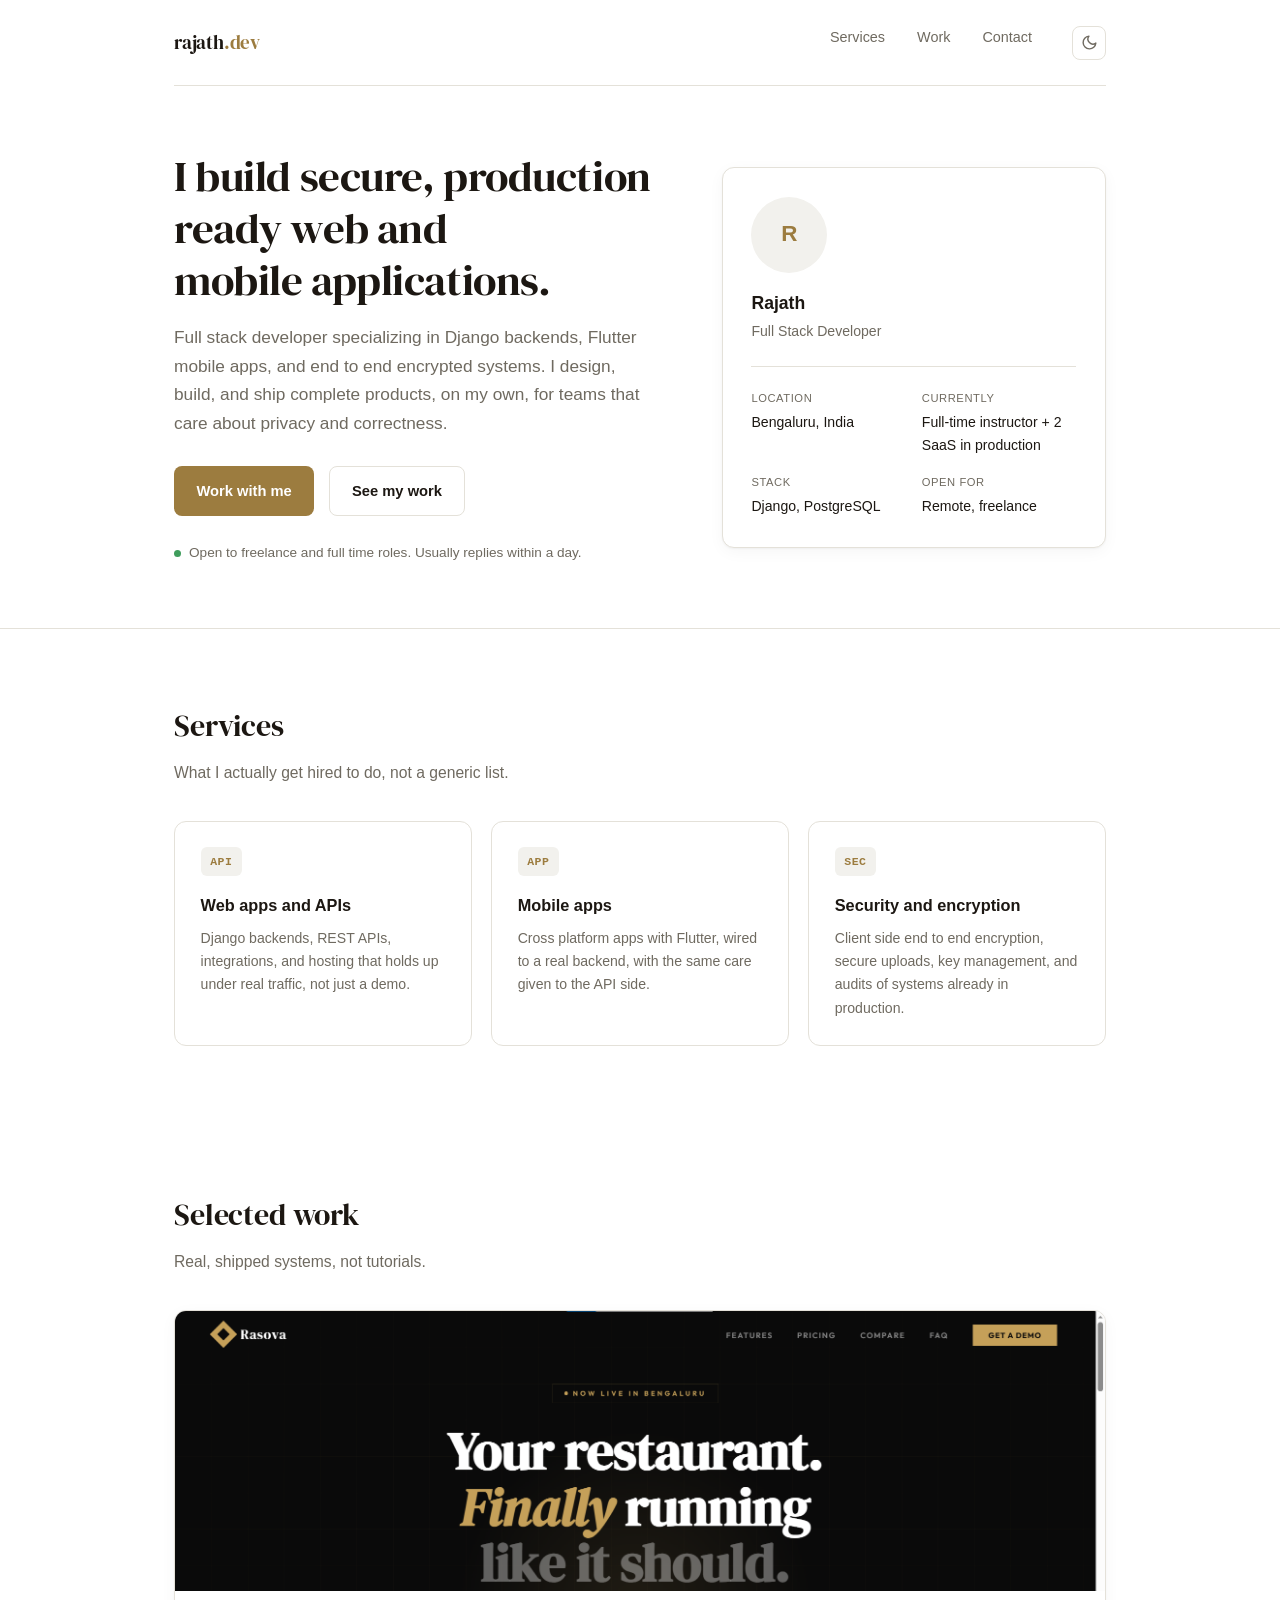
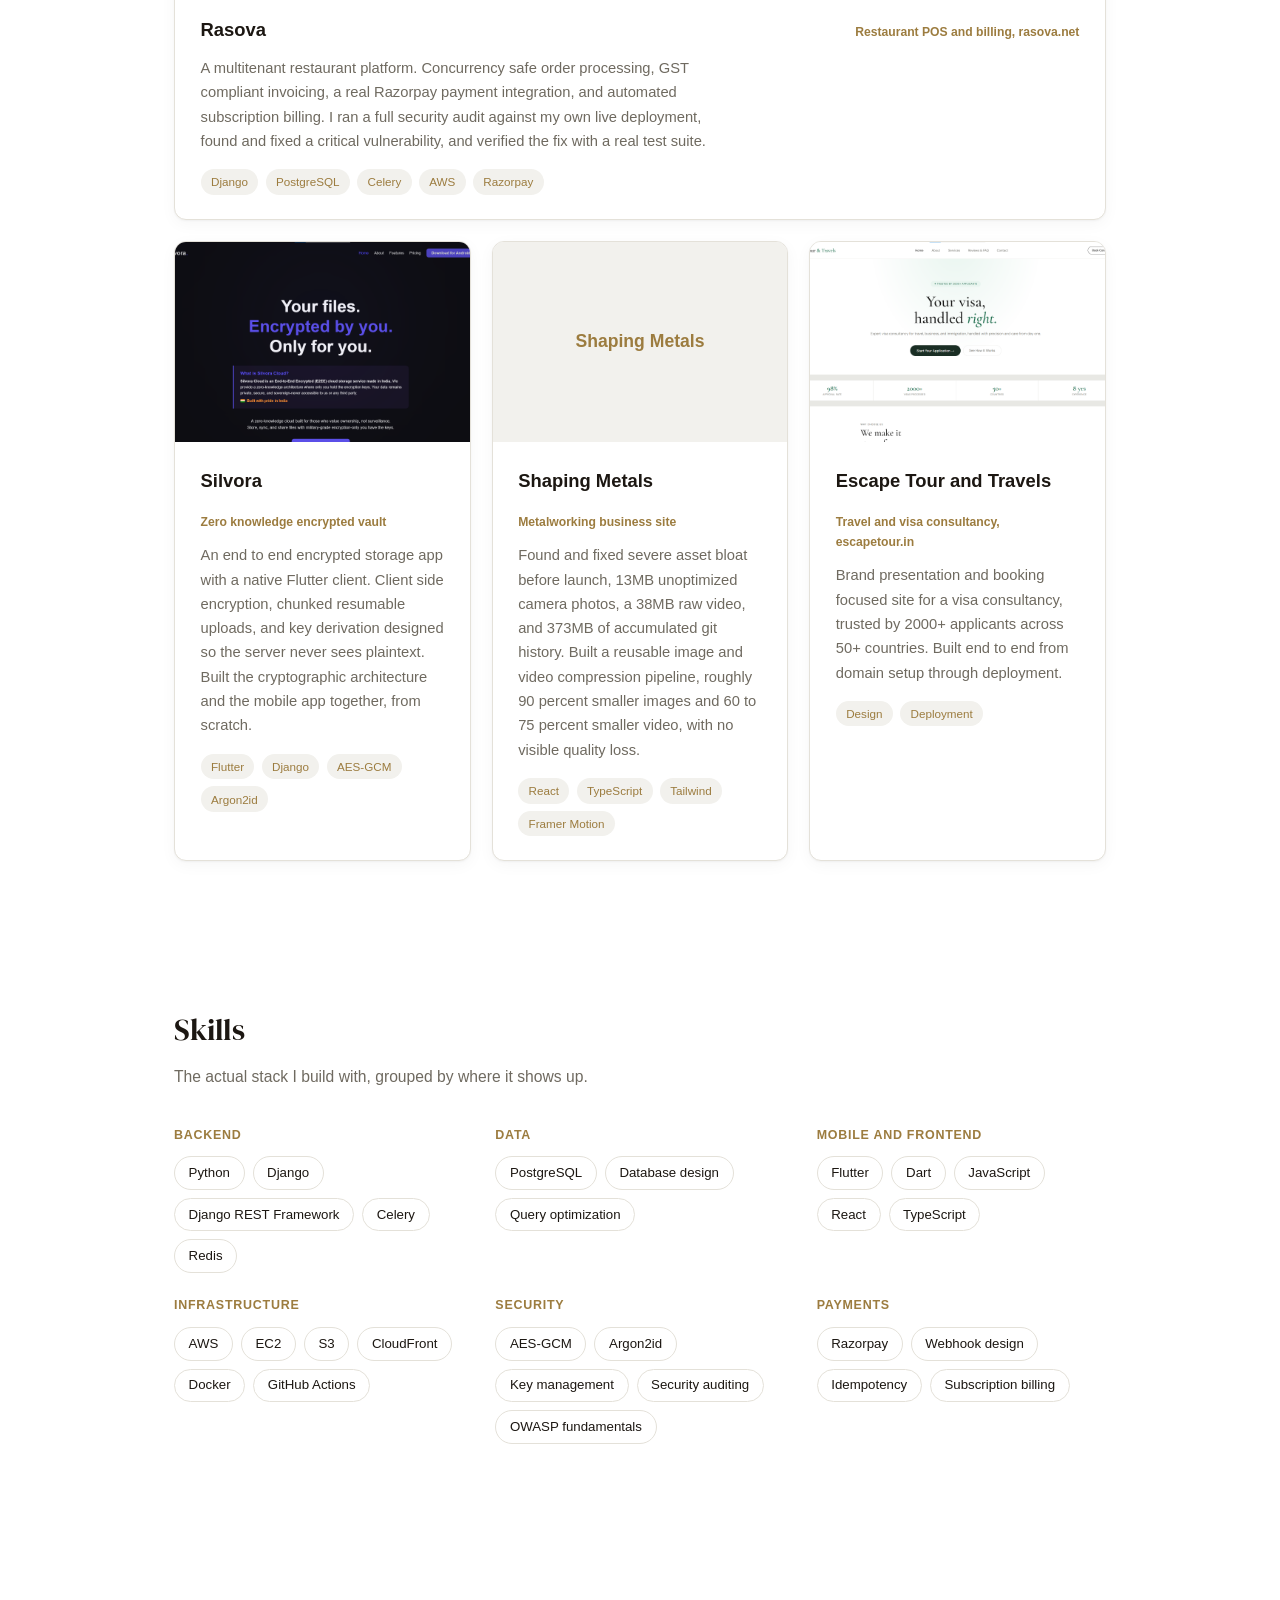
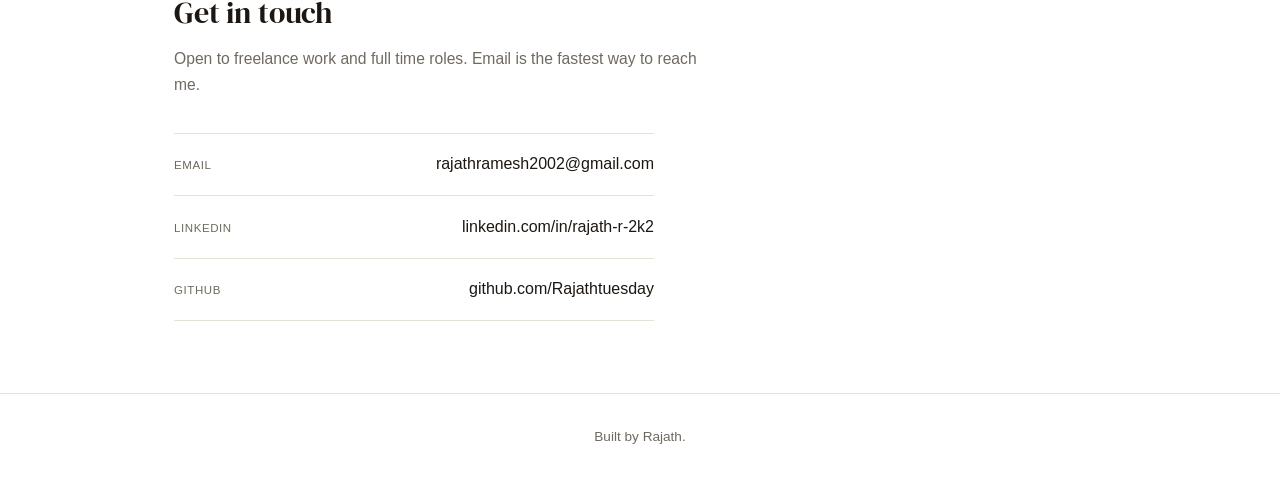
<file: index.html>
<!doctype html>
<html lang="en">
<head>
<meta charset="utf-8">
<meta name="viewport" content="width=device-width, initial-scale=1">
<title>Rajath, Full Stack Developer</title>
<meta name="description" content="Rajath, full stack developer specializing in Django backends, Flutter mobile apps, and end to end encrypted systems.">
<meta property="og:title" content="Rajath, Full Stack Developer">
<meta property="og:description" content="Full stack developer specializing in Django backends, Flutter mobile apps, and end to end encrypted systems.">
<meta property="og:type" content="website">
<link rel="icon" href="data:image/svg+xml,%3Csvg xmlns='http://www.w3.org/2000/svg' viewBox='0 0 100 100'%3E%3Crect width='100' height='100' rx='24' fill='%231c1712'/%3E%3Ctext x='50' y='69' font-size='52' font-family='Georgia,serif' font-weight='700' fill='%23c5a059' text-anchor='middle'%3ER%3C/text%3E%3C/svg%3E">
<link rel="preconnect" href="https://fonts.googleapis.com">
<link rel="preconnect" href="https://fonts.gstatic.com" crossorigin>
<link href="https://fonts.googleapis.com/css2?family=DM+Serif+Display:ital@0;1&display=swap" rel="stylesheet">
<link rel="stylesheet" href="style.css">
<script>
// Runs before paint so there's no flash of the wrong theme. Explicit
// choice wins, otherwise fall back to the OS preference.
(function () {
  var saved = localStorage.getItem("theme");
  var theme = saved || (window.matchMedia("(prefers-color-scheme: dark)").matches ? "dark" : "light");
  document.documentElement.setAttribute("data-theme", theme);
})();
</script>
</head>
<body>

<div class="wrap">
  <header class="top">
    <div class="row">
      <a href="#" class="brand">rajath<span>.dev</span></a>
      <nav class="links">
        <a href="#services">Services</a>
        <a href="#work">Work</a>
        <a href="#contact">Contact</a>
        <button class="theme-toggle" id="themeToggle" type="button" aria-label="Switch between light and dark theme">
          <svg class="icon-sun" viewBox="0 0 24 24" width="17" height="17" fill="none" stroke="currentColor" stroke-width="2" stroke-linecap="round" stroke-linejoin="round"><circle cx="12" cy="12" r="4"/><path d="M12 2v2M12 20v2M4.93 4.93l1.41 1.41M17.66 17.66l1.41 1.41M2 12h2M20 12h2M4.93 19.07l1.41-1.41M17.66 6.34l1.41-1.41"/></svg>
          <svg class="icon-moon" viewBox="0 0 24 24" width="17" height="17" fill="none" stroke="currentColor" stroke-width="2" stroke-linecap="round" stroke-linejoin="round"><path d="M21 12.79A9 9 0 1 1 11.21 3 7 7 0 0 0 21 12.79z"/></svg>
        </button>
      </nav>
    </div>
  </header>
</div>

<section class="hero">
  <div class="wrap hero-grid">
    <div>
      <h1>I build secure, production ready web and mobile applications.</h1>
      <p class="sub">Full stack developer specializing in Django backends, Flutter mobile apps, and end to end encrypted systems. I design, build, and ship complete products, on my own, for teams that care about privacy and correctness.</p>
      <div class="cta-row">
        <a href="#contact" class="btn primary">Work with me</a>
        <a href="#work" class="btn ghost">See my work</a>
      </div>
      <div class="availability"><span class="dot"></span>Open to freelance and full time roles. Usually replies within a day.</div>
    </div>

    <div class="profile-card">
      <div class="avatar">R</div>
      <div class="pname">Rajath</div>
      <div class="prole">Full Stack Developer</div>
      <div class="profile-facts">
        <div><div class="f-lbl">Location</div><div class="f-val">Bengaluru, India</div></div>
        <div><div class="f-lbl">Currently</div><div class="f-val">Full-time instructor + 2 SaaS in production</div></div>
        <div><div class="f-lbl">Stack</div><div class="f-val">Django, PostgreSQL</div></div>
        <div><div class="f-lbl">Open for</div><div class="f-val">Remote, freelance</div></div>
      </div>
    </div>
  </div>
</section>

<section id="services">
  <div class="wrap">
    <h2 class="section-title">Services</h2>
    <p class="section-sub">What I actually get hired to do, not a generic list.</p>
    <div class="services-grid">
      <div class="service">
        <div class="icon">API</div>
        <h3>Web apps and APIs</h3>
        <p>Django backends, REST APIs, integrations, and hosting that holds up under real traffic, not just a demo.</p>
      </div>
      <div class="service">
        <div class="icon">APP</div>
        <h3>Mobile apps</h3>
        <p>Cross platform apps with Flutter, wired to a real backend, with the same care given to the API side.</p>
      </div>
      <div class="service">
        <div class="icon">SEC</div>
        <h3>Security and encryption</h3>
        <p>Client side end to end encryption, secure uploads, key management, and audits of systems already in production.</p>
      </div>
    </div>
  </div>
</section>

<section id="work">
  <div class="wrap">
    <h2 class="section-title">Selected work</h2>
    <p class="section-sub">Real, shipped systems, not tutorials.</p>
    <div class="projects-grid">

      <a class="project-card featured" href="https://rasova.net" target="_blank" rel="noopener">
        <div class="project-thumb"><img src="images/rasova_website_shot.png" alt="Rasova marketing site, Your restaurant, finally running like it should"></div>
        <div class="project-body">
          <div class="p-head"><h3>Rasova</h3><span class="p-tag">Restaurant POS and billing, rasova.net</span></div>
          <p>A multitenant restaurant platform. Concurrency safe order processing, GST compliant invoicing, a real Razorpay payment integration, and automated subscription billing. I ran a full security audit against my own live deployment, found and fixed a critical vulnerability, and verified the fix with a real test suite.</p>
          <div class="stack"><span>Django</span><span>PostgreSQL</span><span>Celery</span><span>AWS</span><span>Razorpay</span></div>
        </div>
      </a>

      <a class="project-card" href="https://play.google.com/store/apps/details?id=cloud.silvora.app" target="_blank" rel="noopener">
        <div class="project-thumb"><img src="images/silvora_website_shot.png" alt="Silvora marketing site, your files, encrypted by you, only for you"></div>
        <div class="project-body">
          <div class="p-head"><h3>Silvora</h3><span class="p-tag">Zero knowledge encrypted vault</span></div>
          <p>An end to end encrypted storage app with a native Flutter client. Client side encryption, chunked resumable uploads, and key derivation designed so the server never sees plaintext. Built the cryptographic architecture and the mobile app together, from scratch.</p>
          <div class="stack"><span>Flutter</span><span>Django</span><span>AES-GCM</span><span>Argon2id</span></div>
        </div>
      </a>

      <a class="project-card" href="https://shaping-metals.kingyourhair.workers.dev" target="_blank" rel="noopener">
        <div class="project-thumb"><span class="thumb-fallback">Shaping Metals</span></div>
        <div class="project-body">
          <div class="p-head"><h3>Shaping Metals</h3><span class="p-tag">Metalworking business site</span></div>
          <p>Found and fixed severe asset bloat before launch, 13MB unoptimized camera photos, a 38MB raw video, and 373MB of accumulated git history. Built a reusable image and video compression pipeline, roughly 90 percent smaller images and 60 to 75 percent smaller video, with no visible quality loss.</p>
          <div class="stack"><span>React</span><span>TypeScript</span><span>Tailwind</span><span>Framer Motion</span></div>
        </div>
      </a>

      <a class="project-card" href="https://escapetour.in" target="_blank" rel="noopener">
        <div class="project-thumb"><img src="images/escape_tour_website_shot.png" alt="Escape Tour and Travels, your visa handled right"></div>
        <div class="project-body">
          <div class="p-head"><h3>Escape Tour and Travels</h3><span class="p-tag">Travel and visa consultancy, escapetour.in</span></div>
          <p>Brand presentation and booking focused site for a visa consultancy, trusted by 2000+ applicants across 50+ countries. Built end to end from domain setup through deployment.</p>
          <div class="stack"><span>Design</span><span>Deployment</span></div>
        </div>
      </a>

    </div>
  </div>
</section>

<section id="skills">
  <div class="wrap">
    <h2 class="section-title">Skills</h2>
    <p class="section-sub">The actual stack I build with, grouped by where it shows up.</p>
    <div class="skills-grid">
      <div class="skill-group">
        <h4>Backend</h4>
        <div class="skills-row"><span>Python</span><span>Django</span><span>Django REST Framework</span><span>Celery</span><span>Redis</span></div>
      </div>
      <div class="skill-group">
        <h4>Data</h4>
        <div class="skills-row"><span>PostgreSQL</span><span>Database design</span><span>Query optimization</span></div>
      </div>
      <div class="skill-group">
        <h4>Mobile and frontend</h4>
        <div class="skills-row"><span>Flutter</span><span>Dart</span><span>JavaScript</span><span>React</span><span>TypeScript</span></div>
      </div>
      <div class="skill-group">
        <h4>Infrastructure</h4>
        <div class="skills-row"><span>AWS</span><span>EC2</span><span>S3</span><span>CloudFront</span><span>Docker</span><span>GitHub Actions</span></div>
      </div>
      <div class="skill-group">
        <h4>Security</h4>
        <div class="skills-row"><span>AES-GCM</span><span>Argon2id</span><span>Key management</span><span>Security auditing</span><span>OWASP fundamentals</span></div>
      </div>
      <div class="skill-group">
        <h4>Payments</h4>
        <div class="skills-row"><span>Razorpay</span><span>Webhook design</span><span>Idempotency</span><span>Subscription billing</span></div>
      </div>
    </div>
  </div>
</section>

<section id="contact">
  <div class="wrap">
    <h2 class="section-title">Get in touch</h2>
    <p class="section-sub">Open to freelance work and full time roles. Email is the fastest way to reach me.</p>
    <div class="contact-links">
      <a class="contact-link" href="mailto:rajathramesh2002@gmail.com"><span class="lbl">Email</span>rajathramesh2002@gmail.com</a>
      <a class="contact-link" href="https://www.linkedin.com/in/rajath-r-2k2" target="_blank" rel="noopener"><span class="lbl">LinkedIn</span>linkedin.com/in/rajath-r-2k2</a>
      <a class="contact-link" href="https://github.com/Rajathtuesday" target="_blank" rel="noopener"><span class="lbl">GitHub</span>github.com/Rajathtuesday</a>
    </div>
  </div>
</section>

<footer class="bottom">Built by Rajath.</footer>

<script>
document.getElementById("themeToggle").addEventListener("click", function () {
  var root = document.documentElement;
  var next = root.getAttribute("data-theme") === "dark" ? "light" : "dark";
  root.setAttribute("data-theme", next);
  localStorage.setItem("theme", next);
});
</script>

</body>
</html>
</file>
<file: style.css>
:root {
  /* Rasova brand, true dark, the default look. */
  --bg: #0a0a0a; --surface: #151310; --text: #f2ede1; --muted: #a89a7e; --border: #2b2620;
  --accent: #c5a059; --accent-soft: #241f16; --accent-2: #d9b876;
  --radius: 12px; --shadow: 0 1px 2px rgba(0, 0, 0, 0.2), 0 4px 16px rgba(0, 0, 0, 0.25);
  --sans: -apple-system, BlinkMacSystemFont, "Segoe UI", Helvetica, Arial, sans-serif;
  --serif: "DM Serif Display", Georgia, serif;
  --mono: ui-monospace, "SFMono-Regular", Consolas, monospace;
}
/* Light variant, on purpose a clean neutral white, not the warm-cream
   tone that reads as a generic templated default. Accent deepened for
   contrast against white, same gold family, not the same hex. */
@media (prefers-color-scheme: light) {
  :root:not([data-theme="dark"]) {
    --bg: #ffffff; --surface: #ffffff; --text: #1c1712; --muted: #6f6a60; --border: #e4e1d9;
    --accent: #9c7c3f; --accent-soft: #f2f1ed; --accent-2: #9c7c3f;
    --shadow: 0 1px 2px rgba(28, 23, 18, 0.04), 0 4px 16px rgba(28, 23, 18, 0.04);
  }
}
:root[data-theme="light"] {
  --bg: #ffffff; --surface: #ffffff; --text: #1c1712; --muted: #6f6a60; --border: #e4e1d9;
  --accent: #9c7c3f; --accent-soft: #f2f1ed; --accent-2: #9c7c3f;
  --shadow: 0 1px 2px rgba(28, 23, 18, 0.04), 0 4px 16px rgba(28, 23, 18, 0.04);
}
:root[data-theme="dark"] {
  --bg: #0a0a0a; --surface: #151310; --text: #f2ede1; --muted: #a89a7e; --border: #2b2620;
  --accent: #c5a059; --accent-soft: #241f16; --accent-2: #d9b876;
  --shadow: 0 1px 2px rgba(0, 0, 0, 0.2), 0 4px 16px rgba(0, 0, 0, 0.25);
}
* { box-sizing: border-box; }
body {
  margin: 0; background: var(--bg); color: var(--text); font-family: var(--sans);
  line-height: 1.65; -webkit-font-smoothing: antialiased;
  transition: background 0.2s ease, color 0.2s ease;
}

.theme-toggle {
  display: inline-flex; align-items: center; justify-content: center;
  width: 34px; height: 34px; border-radius: 8px; margin-left: 0.5rem;
  border: 1px solid var(--border); background: transparent; color: var(--muted);
  cursor: pointer; transition: color 0.15s, border-color 0.15s;
}
.theme-toggle:hover { color: var(--accent); border-color: var(--accent); }
.theme-toggle svg { display: block; }
.theme-toggle .icon-moon { display: none; }
:root[data-theme="light"] .theme-toggle .icon-sun { display: none; }
:root[data-theme="light"] .theme-toggle .icon-moon { display: block; }
.wrap { max-width: 980px; margin: 0 auto; padding: 0 1.5rem; }

header.top { padding: 1.6rem 0; border-bottom: 1px solid var(--border); }
header.top .row { display: flex; justify-content: space-between; align-items: center; }
.brand { font-family: var(--serif); font-weight: 400; font-size: 1.2rem; letter-spacing: -0.01em; text-decoration: none; color: var(--text); }
.brand span { color: var(--accent); }
nav.links { display: flex; gap: 2rem; font-size: 0.9rem; }
nav.links a { color: var(--muted); text-decoration: none; }
nav.links a:hover { color: var(--text); }

section { padding: 4.5rem 0; }
section.hero { padding-top: 4rem; padding-bottom: 4rem; border-bottom: 1px solid var(--border); }
.hero-grid { display: grid; grid-template-columns: 1.3fr 1fr; gap: 3rem; align-items: center; }

h1 { font-family: var(--serif); font-size: 2.7rem; font-weight: 400; line-height: 1.2; margin: 0 0 1.1rem; letter-spacing: -0.01em; text-wrap: balance; }
.hero p.sub { color: var(--muted); font-size: 1.08rem; max-width: 50ch; margin: 0 0 1.8rem; }
.cta-row { display: flex; gap: 0.9rem; flex-wrap: wrap; }
.btn {
  display: inline-flex; align-items: center; gap: 0.5rem; padding: 0.75rem 1.4rem; border-radius: 8px;
  font-size: 0.92rem; font-weight: 600; text-decoration: none; transition: opacity 0.15s;
  border: none; cursor: pointer; font-family: inherit;
}
.btn.primary { background: var(--accent); color: var(--surface); }
.btn.ghost { border: 1px solid var(--border); color: var(--text); background: transparent; }
.btn:hover { opacity: 0.85; }

.availability { margin-top: 1.6rem; font-size: 0.85rem; color: var(--muted); }
.availability .dot { display: inline-block; width: 7px; height: 7px; border-radius: 50%; background: #3f9d5c; margin-right: 0.5rem; }

.profile-card {
  background: var(--surface); border: 1px solid var(--border); border-radius: var(--radius);
  padding: 1.8rem; box-shadow: var(--shadow);
}
.profile-card .avatar {
  width: 76px; height: 76px; border-radius: 50%; background: var(--accent-soft); color: var(--accent);
  display: flex; align-items: center; justify-content: center; font-weight: 700; font-size: 1.4rem; margin-bottom: 1rem;
}
.profile-card .pname { font-weight: 700; font-size: 1.1rem; }
.profile-card .prole { color: var(--muted); font-size: 0.88rem; margin-top: 0.15rem; }
.profile-facts { margin-top: 1.4rem; padding-top: 1.4rem; border-top: 1px solid var(--border); display: grid; grid-template-columns: 1fr 1fr; gap: 1rem; }
.profile-facts .f-lbl { font-size: 0.7rem; text-transform: uppercase; letter-spacing: 0.05em; color: var(--muted); margin-bottom: 0.2rem; }
.profile-facts .f-val { font-size: 0.88rem; }

h2.section-title { font-family: var(--serif); font-size: 1.9rem; font-weight: 400; letter-spacing: -0.005em; margin: 0 0 0.5rem; }
p.section-sub { color: var(--muted); font-size: 0.98rem; margin: 0 0 2.2rem; max-width: 60ch; }

.services-grid { display: grid; grid-template-columns: repeat(3, 1fr); gap: 1.2rem; }
.service {
  background: transparent; border: 1px solid var(--border); border-radius: var(--radius);
  padding: 1.6rem;
}
.service .icon { display: inline-flex; align-items: center; justify-content: center; padding: 0.3rem 0.6rem; border-radius: 6px; background: var(--accent-soft); color: var(--accent); font-family: var(--mono); font-size: 0.72rem; font-weight: 700; letter-spacing: 0.04em; margin-bottom: 1rem; }
.service h3 { font-size: 1.02rem; font-weight: 650; margin: 0 0 0.5rem; }
.service p { color: var(--muted); font-size: 0.88rem; margin: 0; }

.projects-grid { display: grid; grid-template-columns: repeat(3, 1fr); gap: 1.3rem; }
.project-card {
  background: var(--surface); border: 1px solid var(--border); border-radius: var(--radius);
  overflow: hidden; display: flex; flex-direction: column;
  text-decoration: none; color: inherit; box-shadow: var(--shadow);
  transition: transform 0.15s, box-shadow 0.15s;
}
.project-card:hover { transform: translateY(-2px); box-shadow: 0 2px 6px rgba(28, 23, 18, 0.06), 0 8px 24px rgba(28, 23, 18, 0.08); }
.project-card.featured { grid-column: span 3; }
.project-thumb {
  height: 200px; background: var(--accent-soft); display: flex; align-items: center; justify-content: center;
  color: var(--accent); font-family: var(--mono); font-size: 0.8rem; overflow: hidden;
}
.project-card.featured .project-thumb { height: 280px; }
.project-thumb img { width: 100%; height: 100%; object-fit: cover; object-position: top; }
.thumb-fallback { font-family: var(--sans); font-weight: 700; font-size: 1.1rem; color: var(--accent-2); }
.project-body { padding: 1.5rem 1.6rem; }
.project-body .p-head { display: flex; justify-content: space-between; align-items: baseline; gap: 1rem; flex-wrap: wrap; }
.project-body h3 { font-size: 1.15rem; font-weight: 700; margin: 0; }
.project-body .p-tag { font-size: 0.76rem; color: var(--accent-2); font-weight: 600; }
.project-body p { color: var(--muted); font-size: 0.92rem; margin: 0.7rem 0 1rem; max-width: 62ch; }
.stack { display: flex; flex-wrap: wrap; gap: 0.45rem; }
.stack span { font-size: 0.73rem; background: var(--accent-soft); color: var(--accent); border-radius: 999px; padding: 0.2rem 0.65rem; }

.skills-grid { display: grid; grid-template-columns: repeat(3, 1fr); gap: 1.4rem 2rem; }
.skill-group h4 { font-size: 0.78rem; text-transform: uppercase; letter-spacing: 0.06em; color: var(--accent-2); font-weight: 650; margin: 0 0 0.7rem; }
.skills-row { display: flex; flex-wrap: wrap; gap: 0.5rem; }
.skills-row span { font-size: 0.83rem; border: 1px solid var(--border); border-radius: 999px; padding: 0.3rem 0.85rem; background: var(--surface); }

.contact-links { display: flex; flex-direction: column; max-width: 480px; }
.contact-link {
  display: flex; justify-content: space-between; align-items: baseline; gap: 1rem;
  padding: 1.1rem 0; border-bottom: 1px solid var(--border);
  color: var(--text); text-decoration: none; font-size: 1rem;
}
.contact-link:first-child { border-top: 1px solid var(--border); }
.contact-link .lbl { font-size: 0.72rem; text-transform: uppercase; letter-spacing: 0.05em; color: var(--muted); }
.contact-link:hover { color: var(--accent); }
.contact-link:hover .lbl { color: var(--accent-2); }

footer.bottom { border-top: 1px solid var(--border); padding: 2rem 0; text-align: center; color: var(--muted); font-size: 0.85rem; }

@media (max-width: 760px) {
  .hero-grid { grid-template-columns: 1fr; }
  .services-grid { grid-template-columns: 1fr; }
  .projects-grid { grid-template-columns: 1fr; }
  .project-card.featured { grid-column: span 1; }
  .skills-grid { grid-template-columns: 1fr; }
  h1 { font-size: 1.9rem; }
}
</file>
